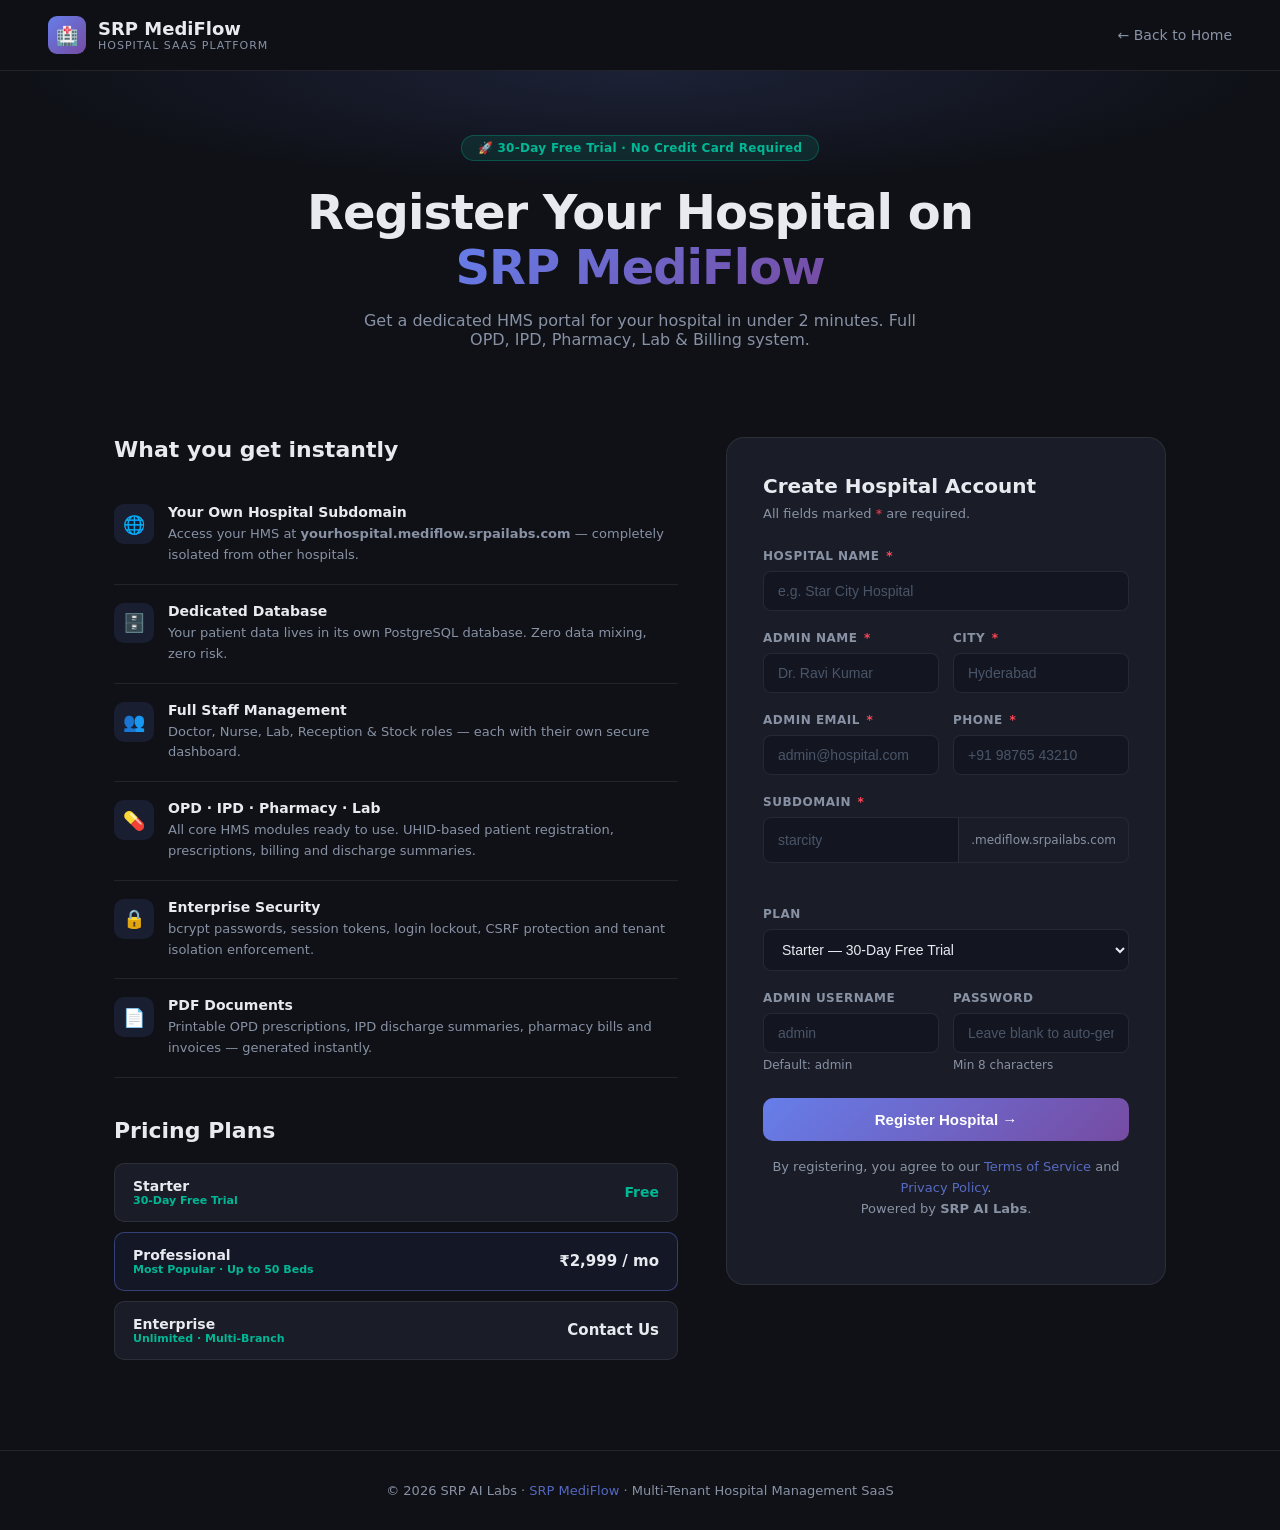
<file: hospital_signup.html>
<!DOCTYPE html>
<html lang="en">
<head>
    <meta charset="UTF-8">
    <meta name="viewport" content="width=device-width, initial-scale=1.0">
    <title>Register Your Hospital — SRP MediFlow</title>
    <style>
        *, *::before, *::after { margin: 0; padding: 0; box-sizing: border-box; }
        :root {
            --brand: linear-gradient(135deg, #667eea 0%, #764ba2 100%);
            --green: #00b896;
            --dark: #0f1117;
            --card: #1a1d27;
            --border: rgba(255,255,255,0.08);
            --text: #e8eaf0;
            --muted: #8892a4;
            --input-bg: #131621;
            --red: #ff4757;
        }
        body {
            font-family: 'Segoe UI', system-ui, -apple-system, sans-serif;
            background: var(--dark);
            color: var(--text);
            min-height: 100vh;
        }

        /* ── NAV ── */
        nav {
            display: flex; align-items: center; justify-content: space-between;
            padding: 16px 48px;
            background: rgba(15,17,23,0.96);
            border-bottom: 1px solid var(--border);
            position: sticky; top: 0; z-index: 100;
            backdrop-filter: blur(12px);
        }
        .nav-brand { display: flex; align-items: center; gap: 12px; }
        .nav-logo {
            width: 38px; height: 38px;
            background: var(--brand);
            border-radius: 9px;
            display: flex; align-items: center; justify-content: center;
            font-size: 18px;
        }
        .nav-title { font-size: 18px; font-weight: 700; }
        .nav-sub { font-size: 11px; color: var(--muted); text-transform: uppercase; letter-spacing: 1px; }
        .back-link {
            color: var(--muted); text-decoration: none; font-size: 14px;
            display: flex; align-items: center; gap: 6px;
            transition: color .2s;
        }
        .back-link:hover { color: var(--text); }

        /* ── HERO ── */
        .hero {
            text-align: center;
            padding: 64px 24px 48px;
            background: radial-gradient(ellipse 70% 50% at 50% 0%, rgba(102,126,234,0.15) 0%, transparent 70%);
        }
        .hero-badge {
            display: inline-flex; align-items: center; gap: 8px;
            background: rgba(0,184,150,0.12); border: 1px solid rgba(0,184,150,0.3);
            color: var(--green); padding: 5px 16px; border-radius: 999px;
            font-size: 12px; font-weight: 600; margin-bottom: 24px; letter-spacing: .3px;
        }
        .hero h1 {
            font-size: clamp(28px, 4vw, 48px); font-weight: 800;
            line-height: 1.15; letter-spacing: -1px; margin-bottom: 16px;
        }
        .hero h1 span { background: var(--brand); -webkit-background-clip: text; -webkit-text-fill-color: transparent; }
        .hero p { color: var(--muted); font-size: 16px; max-width: 560px; margin: 0 auto; }

        /* ── MAIN LAYOUT ── */
        .page-wrap {
            max-width: 1100px; margin: 0 auto; padding: 40px 24px 80px;
            display: grid; grid-template-columns: 1fr 440px; gap: 48px;
        }
        @media (max-width: 860px) { .page-wrap { grid-template-columns: 1fr; } }

        /* ── BENEFITS COLUMN ── */
        .benefits h2 { font-size: 22px; font-weight: 700; margin-bottom: 24px; }
        .benefit-item {
            display: flex; align-items: flex-start; gap: 14px;
            padding: 18px 0; border-bottom: 1px solid var(--border);
        }
        .benefit-icon {
            width: 40px; height: 40px; flex-shrink: 0;
            background: rgba(102,126,234,0.12); border-radius: 10px;
            display: flex; align-items: center; justify-content: center;
            font-size: 18px;
        }
        .benefit-item h3 { font-size: 14px; font-weight: 600; margin-bottom: 4px; }
        .benefit-item p  { font-size: 13px; color: var(--muted); line-height: 1.6; }

        .plans-mini { margin-top: 40px; }
        .plans-mini h2 { font-size: 22px; font-weight: 700; margin-bottom: 20px; }
        .plan-row {
            display: flex; align-items: center; justify-content: space-between;
            padding: 14px 18px; border-radius: 10px; border: 1px solid var(--border);
            margin-bottom: 10px; background: var(--card);
        }
        .plan-row.highlight { border-color: rgba(102,126,234,0.4); background: rgba(102,126,234,0.07); }
        .plan-name { font-size: 14px; font-weight: 600; }
        .plan-tag  { font-size: 11px; color: var(--green); font-weight: 600; }
        .plan-price{ font-size: 15px; font-weight: 700; }
        .plan-free { color: var(--green); font-size: 14px; font-weight: 700; }

        /* ── FORM CARD ── */
        .form-card {
            background: var(--card);
            border: 1px solid var(--border);
            border-radius: 18px;
            padding: 36px;
            position: sticky; top: 80px;
            align-self: start;
        }
        .form-card h2 { font-size: 20px; font-weight: 700; margin-bottom: 8px; }
        .form-card p  { font-size: 13px; color: var(--muted); margin-bottom: 28px; }

        .form-group { margin-bottom: 20px; }
        .form-group label {
            display: block; font-size: 12px; font-weight: 600;
            text-transform: uppercase; letter-spacing: .5px;
            color: var(--muted); margin-bottom: 8px;
        }
        .form-group label .req { color: var(--red); margin-left: 2px; }

        .form-group input,
        .form-group select {
            width: 100%; padding: 11px 14px;
            background: var(--input-bg); border: 1px solid var(--border);
            border-radius: 8px; color: var(--text); font-size: 14px;
            transition: border-color .2s;
            outline: none;
        }
        .form-group input:focus,
        .form-group select:focus { border-color: rgba(102,126,234,0.6); }
        .form-group input::placeholder { color: #4a5568; }

        .form-row { display: grid; grid-template-columns: 1fr 1fr; gap: 14px; }

        .subdomain-wrap {
            display: flex; align-items: center;
            background: var(--input-bg); border: 1px solid var(--border);
            border-radius: 8px; overflow: hidden; transition: border-color .2s;
        }
        .subdomain-wrap:focus-within { border-color: rgba(102,126,234,0.6); }
        .subdomain-input {
            flex: 1; padding: 11px 14px;
            background: transparent; border: none !important;
            outline: none; color: var(--text); font-size: 14px;
        }
        .subdomain-suffix {
            padding: 0 12px; font-size: 12px; color: var(--muted);
            background: rgba(255,255,255,0.03); border-left: 1px solid var(--border);
            white-space: nowrap; line-height: 44px;
        }
        .subdomain-preview {
            margin-top: 6px; font-size: 12px; color: var(--green);
            min-height: 18px;
        }

        .password-hint { font-size: 12px; color: var(--muted); margin-top: 5px; }

        .btn-submit {
            width: 100%; padding: 13px;
            background: var(--brand); border: none;
            border-radius: 10px; color: #fff; font-size: 15px; font-weight: 700;
            cursor: pointer; transition: opacity .2s, transform .15s;
            margin-top: 6px;
        }
        .btn-submit:hover  { opacity: .9; transform: translateY(-1px); }
        .btn-submit:active { transform: translateY(0); }
        .btn-submit:disabled { opacity: .5; cursor: not-allowed; transform: none; }

        .terms-note {
            margin-top: 16px; text-align: center;
            font-size: 12px; color: var(--muted); line-height: 1.6;
        }
        .terms-note a { color: rgba(102,126,234,.8); text-decoration: none; }

        /* ── SUCCESS STATE ── */
        #successBox {
            display: none; text-align: center; padding: 20px 0;
        }
        #successBox .tick {
            width: 64px; height: 64px;
            background: rgba(0,184,150,0.12); border-radius: 50%;
            display: flex; align-items: center; justify-content: center;
            font-size: 32px; margin: 0 auto 20px;
        }
        #successBox h3 { font-size: 20px; font-weight: 700; margin-bottom: 10px; }
        #successBox p  { font-size: 14px; color: var(--muted); margin-bottom: 6px; }
        #successBox .cred-box {
            background: var(--input-bg); border: 1px solid var(--border);
            border-radius: 10px; padding: 16px; margin: 20px 0; text-align: left;
        }
        #successBox .cred-row { display: flex; justify-content: space-between; padding: 5px 0; font-size: 13px; }
        #successBox .cred-key  { color: var(--muted); }
        #successBox .cred-val  { font-weight: 600; font-family: monospace; }
        .btn-login {
            display: inline-block; padding: 12px 28px;
            background: var(--green); color: #fff; border-radius: 9px;
            text-decoration: none; font-weight: 700; font-size: 14px; margin-top: 8px;
        }

        /* ── ERROR ── */
        .error-banner {
            display: none; background: rgba(255,71,87,0.1);
            border: 1px solid rgba(255,71,87,0.3);
            border-radius: 8px; padding: 12px 16px;
            font-size: 13px; color: #ff4757; margin-bottom: 18px;
        }

        /* ── FOOTER ── */
        footer {
            text-align: center; padding: 32px;
            color: var(--muted); font-size: 13px;
            border-top: 1px solid var(--border);
        }
        footer span { color: rgba(102,126,234,.8); }
    </style>
</head>
<body>
<nav>
    <div class="nav-brand">
        <div class="nav-logo">🏥</div>
        <div>
            <div class="nav-title">SRP MediFlow</div>
            <div class="nav-sub">Hospital SaaS Platform</div>
        </div>
    </div>
    <a href="/" class="back-link">← Back to Home</a>
</nav>

<div class="hero">
    <div class="hero-badge">🚀 30-Day Free Trial · No Credit Card Required</div>
    <h1>Register Your Hospital on<br><span>SRP MediFlow</span></h1>
    <p>Get a dedicated HMS portal for your hospital in under 2 minutes. Full OPD, IPD, Pharmacy, Lab & Billing system.</p>
</div>

<div class="page-wrap">
    <!-- Benefits Column -->
    <div class="benefits">
        <h2>What you get instantly</h2>

        <div class="benefit-item">
            <div class="benefit-icon">🌐</div>
            <div>
                <h3>Your Own Hospital Subdomain</h3>
                <p>Access your HMS at <strong>yourhospital.mediflow.srpailabs.com</strong> — completely isolated from other hospitals.</p>
            </div>
        </div>
        <div class="benefit-item">
            <div class="benefit-icon">🗄️</div>
            <div>
                <h3>Dedicated Database</h3>
                <p>Your patient data lives in its own PostgreSQL database. Zero data mixing, zero risk.</p>
            </div>
        </div>
        <div class="benefit-item">
            <div class="benefit-icon">👥</div>
            <div>
                <h3>Full Staff Management</h3>
                <p>Doctor, Nurse, Lab, Reception & Stock roles — each with their own secure dashboard.</p>
            </div>
        </div>
        <div class="benefit-item">
            <div class="benefit-icon">💊</div>
            <div>
                <h3>OPD · IPD · Pharmacy · Lab</h3>
                <p>All core HMS modules ready to use. UHID-based patient registration, prescriptions, billing and discharge summaries.</p>
            </div>
        </div>
        <div class="benefit-item">
            <div class="benefit-icon">🔒</div>
            <div>
                <h3>Enterprise Security</h3>
                <p>bcrypt passwords, session tokens, login lockout, CSRF protection and tenant isolation enforcement.</p>
            </div>
        </div>
        <div class="benefit-item">
            <div class="benefit-icon">📄</div>
            <div>
                <h3>PDF Documents</h3>
                <p>Printable OPD prescriptions, IPD discharge summaries, pharmacy bills and invoices — generated instantly.</p>
            </div>
        </div>

        <div class="plans-mini">
            <h2>Pricing Plans</h2>
            <div class="plan-row">
                <div>
                    <div class="plan-name">Starter</div>
                    <div class="plan-tag">30-Day Free Trial</div>
                </div>
                <div class="plan-price plan-free">Free</div>
            </div>
            <div class="plan-row highlight">
                <div>
                    <div class="plan-name">Professional</div>
                    <div class="plan-tag">Most Popular · Up to 50 Beds</div>
                </div>
                <div class="plan-price">₹2,999 / mo</div>
            </div>
            <div class="plan-row">
                <div>
                    <div class="plan-name">Enterprise</div>
                    <div class="plan-tag">Unlimited · Multi-Branch</div>
                </div>
                <div class="plan-price">Contact Us</div>
            </div>
        </div>
    </div>

    <!-- Form Card -->
    <div class="form-card">
        <!-- Success State (hidden by default) -->
        <div id="successBox">
            <div class="tick">✅</div>
            <h3>Hospital Registered!</h3>
            <p>Your HMS portal is live. Save these credentials.</p>
            <div class="cred-box" id="credBox"></div>
            <p style="font-size:12px;color:var(--muted);margin-top:8px;">⚠️ Change your password on first login.</p>
            <a href="#" id="loginLink" class="btn-login">→ Go to My HMS Portal</a>
        </div>

        <!-- Form (shown by default) -->
        <div id="formBox">
            <h2>Create Hospital Account</h2>
            <p>All fields marked <span style="color:var(--red)">*</span> are required.</p>

            <div class="error-banner" id="errorBanner"></div>

            <form id="signupForm" onsubmit="submitSignup(event)">
                <div class="form-group">
                    <label>Hospital Name <span class="req">*</span></label>
                    <input type="text" id="hospital_name" name="hospital_name"
                           placeholder="e.g. Star City Hospital"
                           required maxlength="120"
                           oninput="autoSlug()">
                </div>

                <div class="form-row">
                    <div class="form-group">
                        <label>Admin Name <span class="req">*</span></label>
                        <input type="text" id="admin_name" name="admin_name"
                               placeholder="Dr. Ravi Kumar" required maxlength="100">
                    </div>
                    <div class="form-group">
                        <label>City <span class="req">*</span></label>
                        <input type="text" id="city" name="city"
                               placeholder="Hyderabad" required maxlength="80">
                    </div>
                </div>

                <div class="form-row">
                    <div class="form-group">
                        <label>Admin Email <span class="req">*</span></label>
                        <input type="email" id="admin_email" name="admin_email"
                               placeholder="admin@hospital.com" required maxlength="120">
                    </div>
                    <div class="form-group">
                        <label>Phone <span class="req">*</span></label>
                        <input type="tel" id="phone" name="phone"
                               placeholder="+91 98765 43210" required maxlength="20">
                    </div>
                </div>

                <div class="form-group">
                    <label>Subdomain <span class="req">*</span></label>
                    <div class="subdomain-wrap">
                        <input class="subdomain-input" type="text" id="subdomain" name="subdomain"
                               placeholder="starcity" required maxlength="30"
                               pattern="[a-z0-9][a-z0-9\-]{1,28}[a-z0-9]"
                               oninput="updatePreview()">
                        <div class="subdomain-suffix">.mediflow.srpailabs.com</div>
                    </div>
                    <div class="subdomain-preview" id="subPreview"></div>
                </div>

                <div class="form-group">
                    <label>Plan</label>
                    <select id="plan_type" name="plan_type">
                        <option value="starter">Starter — 30-Day Free Trial</option>
                        <option value="professional">Professional — ₹2,999/month</option>
                        <option value="enterprise">Enterprise — Contact Us</option>
                    </select>
                </div>

                <div class="form-row">
                    <div class="form-group">
                        <label>Admin Username</label>
                        <input type="text" id="admin_username" name="admin_username"
                               placeholder="admin" maxlength="40">
                        <div class="password-hint">Default: admin</div>
                    </div>
                    <div class="form-group">
                        <label>Password</label>
                        <input type="password" id="admin_password" name="admin_password"
                               placeholder="Leave blank to auto-generate" maxlength="60">
                        <div class="password-hint">Min 8 characters</div>
                    </div>
                </div>

                <button type="submit" class="btn-submit" id="submitBtn">
                    Register Hospital →
                </button>
            </form>

            <p class="terms-note">
                By registering, you agree to our <a href="#">Terms of Service</a> and
                <a href="#">Privacy Policy</a>.<br>
                Powered by <strong>SRP AI Labs</strong>.
            </p>
        </div>
    </div>
</div>

<footer>
    <p>© 2026 SRP AI Labs · <span>SRP MediFlow</span> · Multi-Tenant Hospital Management SaaS</p>
</footer>

<script>
    function autoSlug() {
        const name = document.getElementById('hospital_name').value;
        const slug = name.toLowerCase()
            .replace(/[^a-z0-9]+/g, '-')
            .replace(/^-+|-+$/g, '')
            .slice(0, 28);
        const sub = document.getElementById('subdomain');
        if (!sub._touched) {
            sub.value = slug;
            updatePreview();
        }
    }

    document.getElementById('subdomain').addEventListener('keydown', function() {
        this._touched = true;
    });

    function updatePreview() {
        const val = document.getElementById('subdomain').value.toLowerCase().trim();
        const pre = document.getElementById('subPreview');
        if (val.length >= 3) {
            pre.textContent = '✓ Your portal: https://' + val + '.mediflow.srpailabs.com/login';
            pre.style.color = 'var(--green)';
        } else if (val.length > 0) {
            pre.textContent = '⚠ Minimum 3 characters required';
            pre.style.color = '#ff4757';
        } else {
            pre.textContent = '';
        }
    }

    function showError(msg) {
        const banner = document.getElementById('errorBanner');
        banner.textContent = '⚠ ' + msg;
        banner.style.display = 'block';
        document.getElementById('submitBtn').disabled = false;
        document.getElementById('submitBtn').textContent = 'Register Hospital →';
    }

    async function submitSignup(e) {
        e.preventDefault();
        document.getElementById('errorBanner').style.display = 'none';
        const btn = document.getElementById('submitBtn');
        btn.disabled = true;
        btn.textContent = 'Creating your portal…';

        const form = document.getElementById('signupForm');
        const payload = {
            hospital_name:  form.hospital_name.value.trim(),
            subdomain:      form.subdomain.value.trim().toLowerCase(),
            admin_email:    form.admin_email.value.trim(),
            admin_name:     form.admin_name.value.trim(),
            phone:          form.phone.value.trim(),
            city:           form.city.value.trim(),
            plan_type:      form.plan_type.value,
            admin_username: form.admin_username.value.trim() || 'admin',
            admin_password: form.admin_password.value || '',
        };

        // Client-side validation
        if (payload.hospital_name.length < 3) return showError('Hospital name too short.');
        if (!/^[a-z0-9][a-z0-9\-]{1,28}[a-z0-9]$/.test(payload.subdomain))
            return showError('Subdomain must be 3–30 lowercase letters/numbers/hyphens, not starting or ending with a hyphen.');
        if (payload.admin_password && payload.admin_password.length < 8)
            return showError('Password must be at least 8 characters.');

        try {
            const res = await fetch('/api/hospital/signup', {
                method: 'POST',
                headers: { 'Content-Type': 'application/json' },
                body: JSON.stringify(payload),
            });
            const json = await res.json();

            if (json.status === 'success') {
                showSuccess(json);
            } else {
                showError(json.error || json.message || 'Registration failed. Please try again.');
            }
        } catch (err) {
            showError('Network error — please check your connection and try again.');
        }
    }

    function showSuccess(data) {
        document.getElementById('formBox').style.display = 'none';
        const box = document.getElementById('successBox');
        box.style.display = 'block';

        const cred = document.getElementById('credBox');
        const loginUrl = data.login_url || ('https://' + data.slug + '.mediflow.srpailabs.com/login');
        cred.innerHTML = `
            <div class="cred-row"><span class="cred-key">Hospital</span><span class="cred-val">${data.hospital_name || ''}</span></div>
            <div class="cred-row"><span class="cred-key">Portal URL</span><span class="cred-val" style="font-size:11px">${loginUrl}</span></div>
            <div class="cred-row"><span class="cred-key">Username</span><span class="cred-val">${data.admin_username || 'admin'}</span></div>
            <div class="cred-row"><span class="cred-key">Password</span><span class="cred-val">${data.admin_password || '(as set)'}</span></div>
            <div class="cred-row"><span class="cred-key">Database</span><span class="cred-val">${data.database || ''}</span></div>
            <div class="cred-row"><span class="cred-key">Plan</span><span class="cred-val">${(data.plan || 'starter').toUpperCase()}</span></div>
        `;
        document.getElementById('loginLink').href = loginUrl;
    }
</script>
</body>
</html>
</file>
